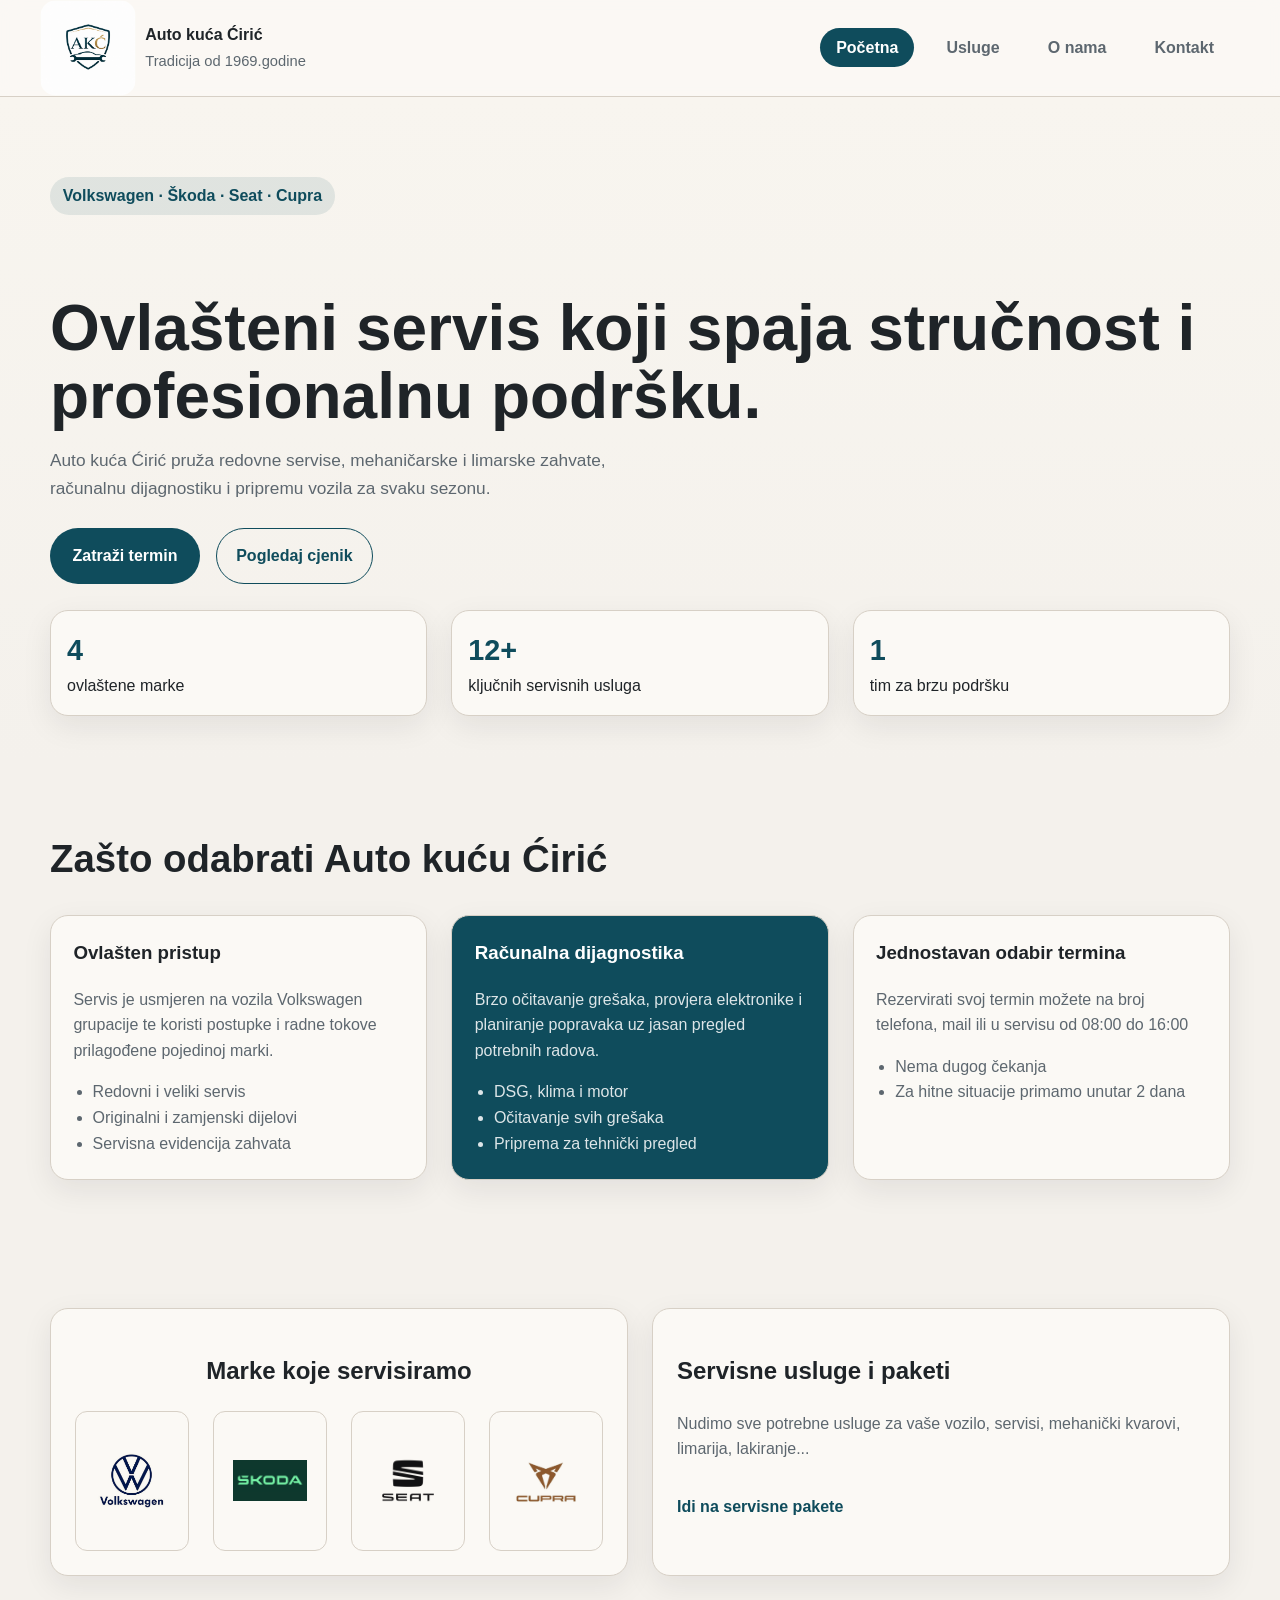
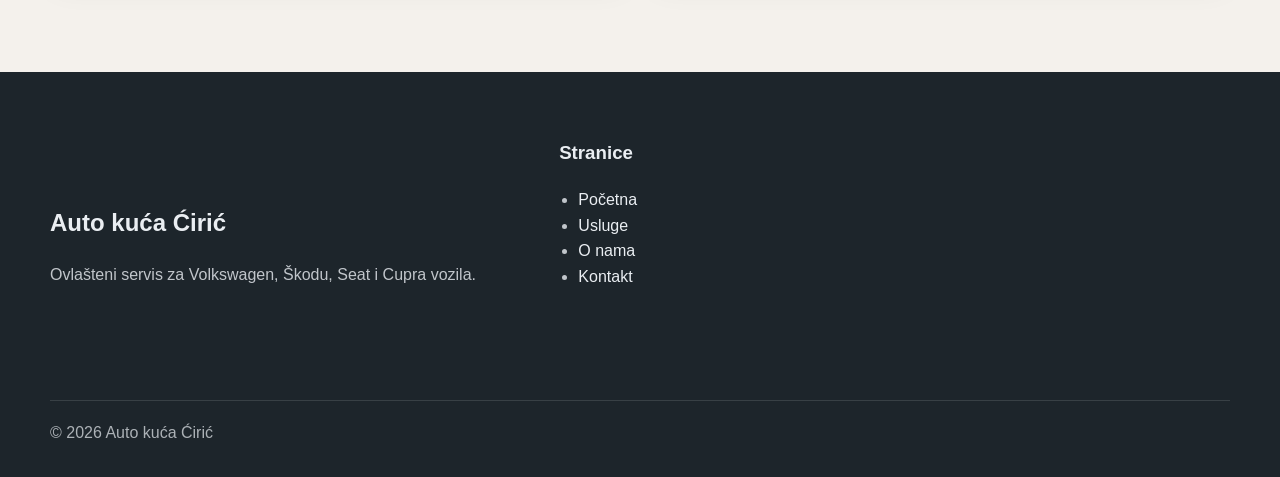
<file: index.html>
<!DOCTYPE html>
<html lang="hr">
<head>
  <meta charset="UTF-8">
  <meta name="viewport" content="width=device-width, initial-scale=1.0">
  <title>Auto kuća Ćirić | Ovlašteni servis</title>
  <link rel="stylesheet" href="css/style.css">
  <style>
    .site-logo {
      width: 76px;
      height: 76px;
      object-fit: contain;
      display: block;
      border-radius: 12px;
      flex: 0 0 76px;
      transform: scale(1.25);
      transform-origin: center;
    }

    .topbar {
      min-height: 96px;
    }

    .logo-wrap {
      gap: 1.2rem;
    }
  </style>
  <style>
    .brand-panel {
      text-align: center;
    }

    .brand-panel .brand-grid {
      justify-items: center;
      align-items: center;
    }

    .brand-badge {
      width: 100%;
      min-height: 140px;
      display: grid;
      place-items: center;
      padding: 1.2rem;
    }

    .brand-logo {
      width: 100%;
      max-width: 150px;
      height: 85px;
      object-fit: contain;
      margin: 0 auto;
      mix-blend-mode: multiply;
    }

    .brand-logo--wide {
      max-width: 170px;
    }

    .hero .hero-grid {
      grid-template-columns: 1fr;
      align-items: center;
      justify-content: center;
      column-gap: clamp(2rem, 6vw, 4rem);
    }

    .hero-copy {
      justify-self: center;
      width: 100%;
    }

    @media (max-width: 900px) {
      .hero .hero-grid {
        grid-template-columns: 1fr;
        text-align: center;
      }

      .hero-actions,
      .stats {
        justify-content: center;
      }
    }
  </style>
</head>
<body>
  <a class="skip-link" href="#glavni-sadrzaj">Preskoči na sadržaj</a>
  <header class="site-header">
    <div class="container topbar">
      <div class="logo-wrap">
        <img class="site-logo" src="pictures/Logo.png" alt="Logo Auto kuća Ćirić" width="76" height="76">
        <div class="brand">
          <strong>Auto kuća Ćirić</strong>
          <span>Tradicija od 1969.godine</span>
        </div>
      </div>
      <button class="nav-toggle" aria-expanded="false" aria-label="Otvori izbornik">Izbornik</button>
      <nav class="main-nav" aria-label="Glavna navigacija">
        <ul>
          <li><a class="active" href="index.html">Početna</a></li>
          <li><a href="usluge.html">Usluge</a></li>
          <li><a href="onama.html">O nama</a></li>
          <li><a href="kontakt.html">Kontakt</a></li>
        </ul>
      </nav>
    </div>
  </header>

  <main id="glavni-sadrzaj">
    <section class="hero">
      <div class="container hero-grid">
        <article class="hero-copy">
          <span class="eyebrow">Volkswagen · Škoda · Seat · Cupra</span>
          <h1>Ovlašteni servis koji spaja stručnost i profesionalnu podršku.</h1>
          <p class="lead">Auto kuća Ćirić pruža redovne servise, mehaničarske i limarske zahvate, računalnu dijagnostiku i pripremu vozila za svaku sezonu. </p>
          <div class="hero-actions">
            <a class="btn btn-primary" href="kontakt.html">Zatraži termin</a>
            <a class="btn btn-secondary" href="usluge.html#cjenik">Pogledaj cjenik</a>
          </div>
          <div class="stats">
            <section class="card">
              <strong>4</strong>
              <span>ovlaštene marke</span>
            </section>
            <section class="card">
              <strong>12+</strong>
              <span>ključnih servisnih usluga</span>
            </section>
            <section class="card">
              <strong>1</strong>
              <span>tim za brzu podršku</span>
            </section>
          </div>
        </article>
      </div>
    </section>

    <section>
      <div class="container">
        <div class="section-head">
          <h2>Zašto odabrati Auto kuću Ćirić</h2>
        </div>
        <div class="cards">
          <article class="card">
            <h3>Ovlašten pristup</h3>
            <p>Servis je usmjeren na vozila Volkswagen grupacije te koristi postupke i radne tokove prilagođene pojedinoj marki.</p>
            <ul>
              <li>Redovni i veliki servis</li>
              <li>Originalni i zamjenski dijelovi</li>
              <li>Servisna evidencija zahvata</li>
            </ul>
          </article>
          <article class="card highlight">
            <h3>Računalna dijagnostika</h3>
            <p>Brzo očitavanje grešaka, provjera elektronike i planiranje popravaka uz jasan pregled potrebnih radova.</p>
            <ul>
              <li>DSG, klima i motor</li>
              <li>Očitavanje svih grešaka</li>
              <li>Priprema za tehnički pregled</li>
            </ul>
          </article>
          <article class="card">
            <h3>Jednostavan odabir termina</h3>
            <p>Rezervirati svoj termin možete na broj telefona, mail ili u servisu od 08:00 do 16:00</p>
            <ul>
              <li>Nema dugog čekanja</li>
              <li>Za hitne situacije primamo unutar 2 dana</li>
            </ul>
          </article>
        </div>
      </div>
    </section>

    <section>
      <div class="container two-col">
        <article class="info-box brand-panel">
          <h2>Marke koje servisiramo</h2>
          <div class="brand-grid">
            <div class="brand-badge">
              <img class="brand-logo" src="pictures/Volkswagen.jpg" alt="Volkswagen logo" loading="lazy">
            </div>
            <div class="brand-badge">
              <img class="brand-logo brand-logo--wide" src="pictures/Skoda.png" alt="Škoda logo" loading="lazy">
            </div>
            <div class="brand-badge">
              <img class="brand-logo brand-logo--wide" src="pictures/Seat.jpg" alt="Seat logo" loading="lazy">
            </div>
            <div class="brand-badge">
              <img class="brand-logo" src="pictures/Cupra.jpg" alt="Cupra logo" loading="lazy">
            </div>
          </div>
        </article>
        <aside class="info-box">
          <h2>Servisne usluge i paketi</h2>
          <p>Nudimo sve potrebne usluge za vaše vozilo, servisi, mehanički kvarovi, limarija, lakiranje...</p>
          <a class="small-anchor" href="usluge.html#servisni-paketi">Idi na servisne pakete</a>
        </aside>
      </div>
    </section>
  </main>

  <footer class="site-footer">
    <div class="container footer-grid footer-grid--clean">
      <section>
        <h2>Auto kuća Ćirić</h2>
        <p>Ovlašteni servis za Volkswagen, Škodu, Seat i Cupra vozila.</p>
      </section>
      <nav aria-label="Podnožje navigacija">
        <h3>Stranice</h3>
        <ul>
          <li><a href="index.html">Početna</a></li>
          <li><a href="usluge.html">Usluge</a></li>
          <li><a href="onama.html">O nama</a></li>
          <li><a href="kontakt.html">Kontakt</a></li>
        </ul>
      </nav>
    </div>
    <div class="container copyright">© 2026 Auto kuća Ćirić</div>
  </footer>
</body>
</html>
</file>
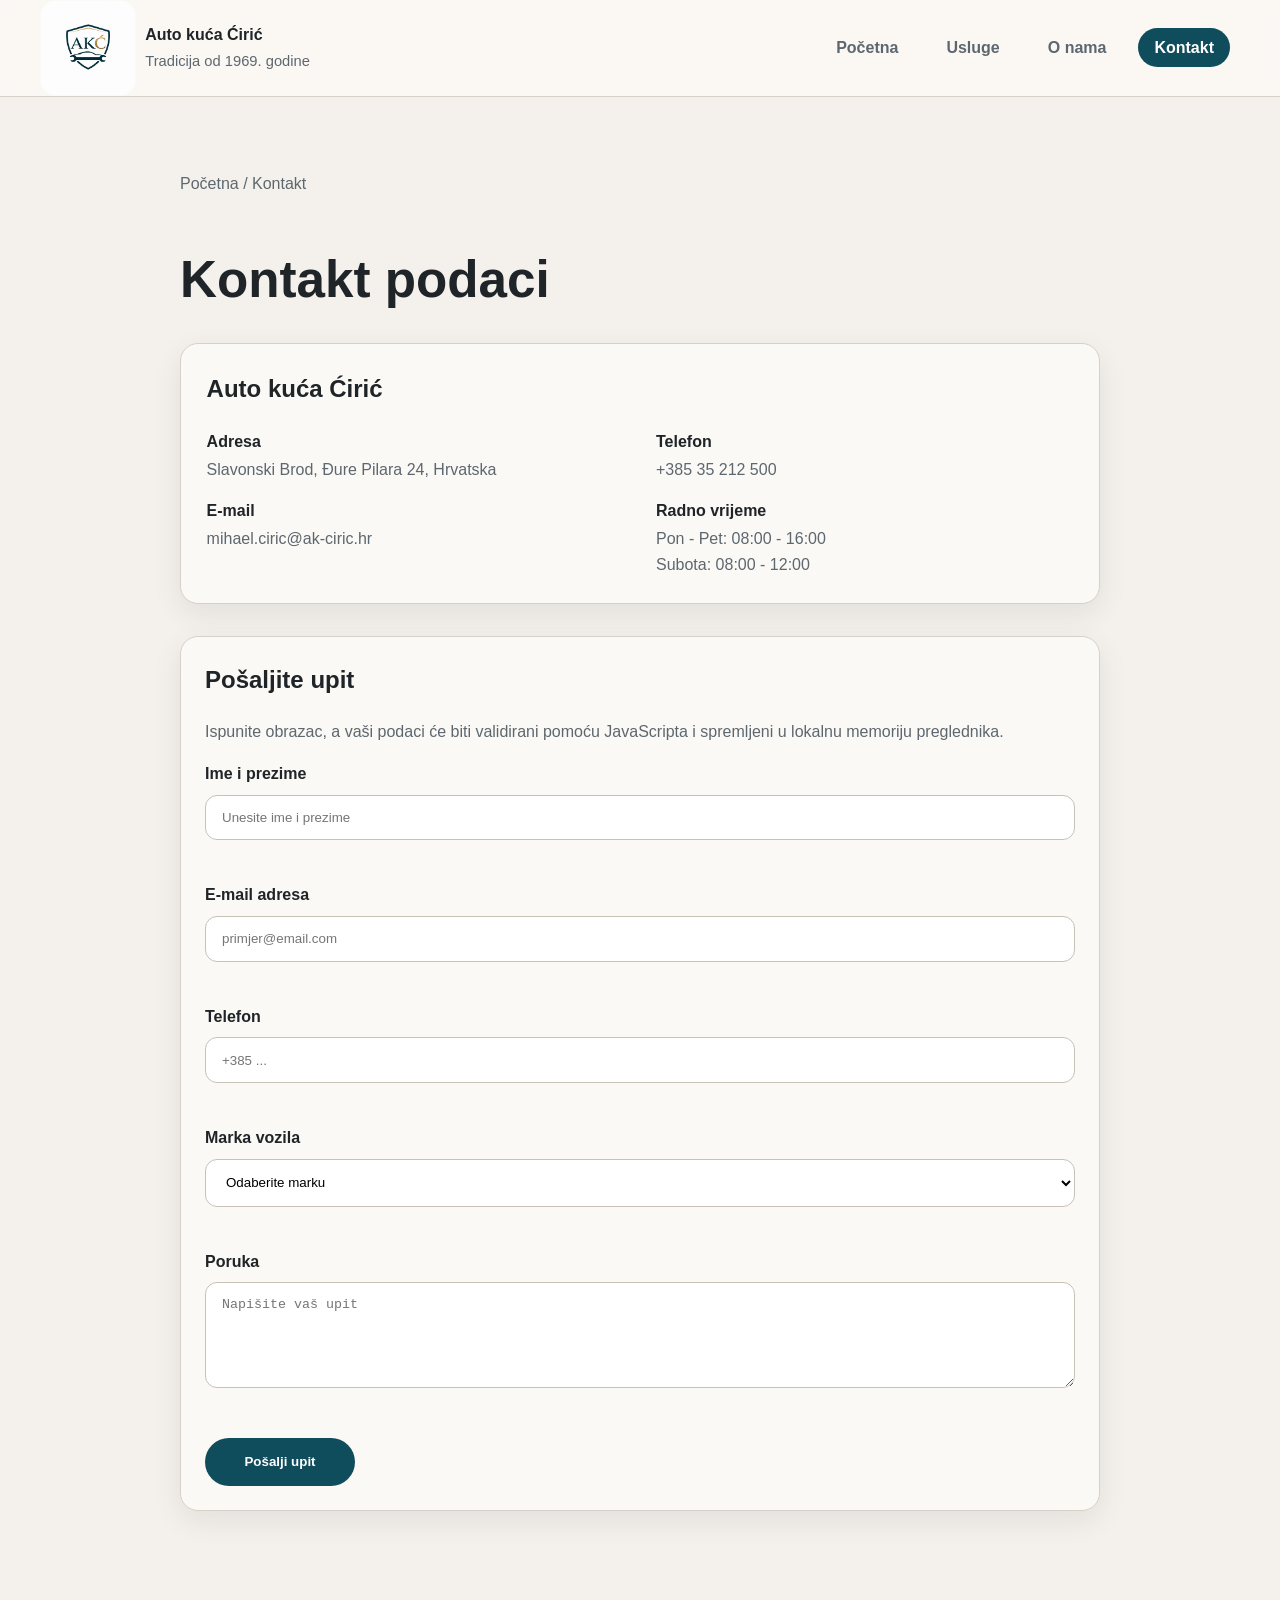
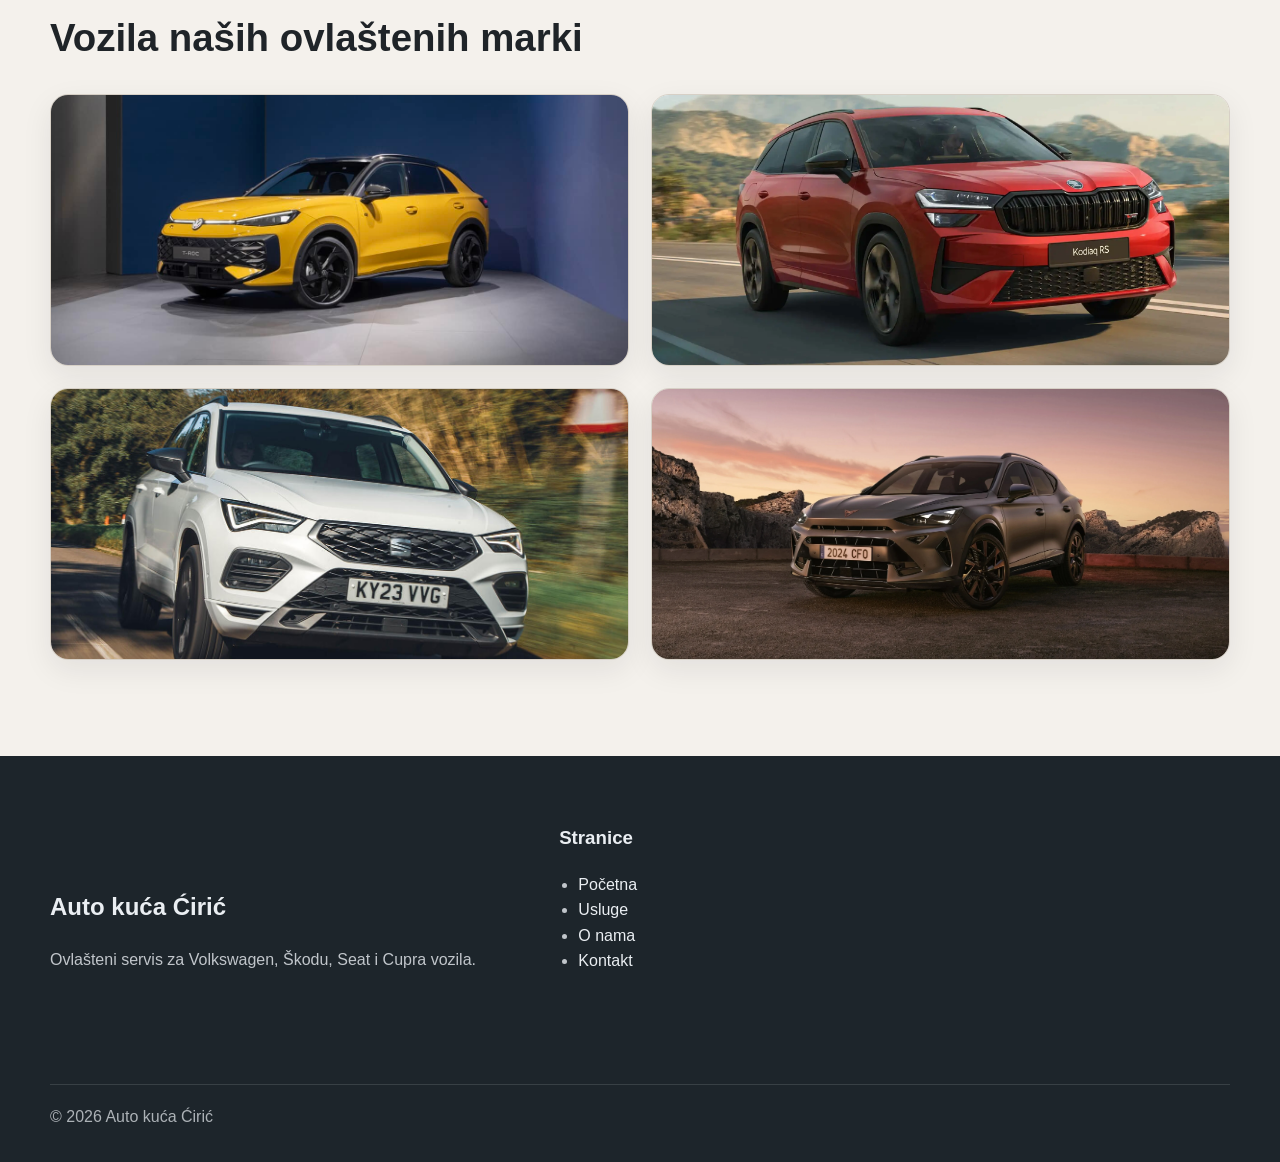
<file: kontakt.html>
<!DOCTYPE html>
<html lang="hr">
<head>
  <meta charset="UTF-8">
  <meta name="viewport" content="width=device-width, initial-scale=1.0">
  <title>Kontakt | Auto kuća Ćirić</title>
  <link rel="stylesheet" href="css/style.css">
  <style>
    .site-logo {
      width: 76px;
      height: 76px;
      object-fit: contain;
      display: block;
      border-radius: 12px;
      flex: 0 0 76px;
      transform: scale(1.25);
      transform-origin: center;
    }

    .topbar {
      min-height: 96px;
    }

    .logo-wrap {
      gap: 1.2rem;
    }

    .contact-start {
      max-width: 920px;
      margin: 0 auto;
    }

    .contact-main-card {
      margin-top: 1.4rem;
      display: grid;
      grid-template-columns: repeat(2, minmax(0, 1fr));
      gap: 1rem 2rem;
      padding: 1.6rem;
    }

    .contact-main-card h2 {
      grid-column: 1 / -1;
      margin: 0 0 0.3rem;
    }

    .contact-main-card p {
      margin: 0;
      color: var(--muted);
    }

    .contact-main-card strong {
      color: var(--text);
      display: block;
      margin-bottom: 0.15rem;
    }

    .contact-form-wrap {
      margin-top: 2rem;
      max-width: 920px;
      margin-left: auto;
      margin-right: auto;
    }

    .form-panel h2 {
      margin-top: 0;
    }

    .form-panel .btn {
      margin-top: 0.5rem;
    }

    .vehicle-gallery {
      display: grid;
      grid-template-columns: repeat(2, minmax(0, 1fr));
      gap: 1.4rem;
    }

    .vehicle-card {
      overflow: hidden;
      background: var(--surface);
      border: 1px solid var(--line);
      border-radius: var(--radius);
      box-shadow: var(--shadow);
      margin: 0;
    }

    .vehicle-card img {
      width: 100%;
      height: 270px;
      object-fit: cover;
    }

    @media (max-width: 900px) {
      .contact-main-card,
      .vehicle-gallery {
        grid-template-columns: 1fr;
      }

      .contact-main-card {
        text-align: left;
      }

      .vehicle-card img {
        height: 220px;
      }
    }
  </style>
</head>
<body>
  <a class="skip-link" href="#glavni-sadrzaj">Preskoči na sadržaj</a>

  <header class="site-header">
    <div class="container topbar">
      <div class="logo-wrap">
        <img class="site-logo" src="pictures/Logo.png" alt="Logo Auto kuća Ćirić" width="76" height="76">
        <div class="brand">
          <strong>Auto kuća Ćirić</strong>
          <span>Tradicija od 1969. godine</span>
        </div>
      </div>

      <button class="nav-toggle" aria-expanded="false" aria-label="Otvori izbornik">Izbornik</button>

      <nav class="main-nav" aria-label="Glavna navigacija">
        <ul>
          <li><a href="index.html">Početna</a></li>
          <li><a href="usluge.html">Usluge</a></li>
          <li><a href="onama.html">O nama</a></li>
          <li><a class="active" href="kontakt.html">Kontakt</a></li>
        </ul>
      </nav>
    </div>
  </header>

  <main id="glavni-sadrzaj">
    <section class="page-hero">
      <div class="container contact-start">
        <p class="breadcrumbs">Početna / Kontakt</p>
        <h1>Kontakt podaci</h1>

        <div class="contact-main-card info-box">
          <h2>Auto kuća Ćirić</h2>

          <p>
            <strong>Adresa</strong>
            Slavonski Brod, Đure Pilara 24, Hrvatska
          </p>

          <p>
            <strong>Telefon</strong>
            +385 35 212 500
          </p>

          <p>
            <strong>E-mail</strong>
            mihael.ciric@ak-ciric.hr
          </p>

          <p>
            <strong>Radno vrijeme</strong>
            Pon - Pet: 08:00 - 16:00<br>
            Subota: 08:00 - 12:00
          </p>
        </div>

        <div class="contact-form-wrap">
          <div class="form-panel">
            <h2>Pošaljite upit</h2>
            <p>Ispunite obrazac, a vaši podaci će biti validirani pomoću JavaScripta i spremljeni u lokalnu memoriju preglednika.</p>

            <form id="kontakt-form" novalidate>
              <div class="form-row">
                <label for="ime">Ime i prezime</label>
                <input type="text" id="ime" name="ime" placeholder="Unesite ime i prezime">
                <span class="error-message" id="ime-error"></span>
              </div>

              <div class="form-row">
                <label for="email">E-mail adresa</label>
                <input type="email" id="email" name="email" placeholder="primjer@email.com">
                <span class="error-message" id="email-error"></span>
              </div>

              <div class="form-row">
                <label for="telefon">Telefon</label>
                <input type="text" id="telefon" name="telefon" placeholder="+385 ...">
                <span class="error-message" id="telefon-error"></span>
              </div>

              <div class="form-row">
                <label for="marka">Marka vozila</label>
                <select id="marka" name="marka">
                  <option value="">Odaberite marku</option>
                  <option value="Volkswagen">Volkswagen</option>
                  <option value="Škoda">Škoda</option>
                  <option value="SEAT">SEAT</option>
                  <option value="Cupra">Cupra</option>
                </select>
                <span class="error-message" id="marka-error"></span>
              </div>

              <div class="form-row">
                <label for="poruka">Poruka</label>
                <textarea id="poruka" name="poruka" rows="5" placeholder="Napišite vaš upit"></textarea>
                <span class="error-message" id="poruka-error"></span>
              </div>

              <button type="submit" class="btn btn-primary">Pošalji upit</button>
              <div id="form-feedback" class="form-feedback" aria-live="polite"></div>
            </form>
          </div>
        </div>
      </div>
    </section>

    <section>
      <div class="container">
        <div class="section-head">
          <h2>Vozila naših ovlaštenih marki</h2>
        </div>

        <div class="vehicle-gallery">
          <figure class="vehicle-card">
            <img src="pictures/VW-T-ROC.jpeg" alt="Volkswagen T-Roc" loading="lazy">
          </figure>

          <figure class="vehicle-card">
            <img src="pictures/2025-skoda-kodiaq-rs.webp" alt="Škoda Kodiaq RS" loading="lazy">
          </figure>

          <figure class="vehicle-card">
            <img src="pictures/seat-ateca.jpg" alt="Seat Ateca" loading="lazy">
          </figure>

          <figure class="vehicle-card">
            <img src="pictures/2025-cupra-formentor.webp" alt="Cupra Formentor" loading="lazy">
          </figure>
        </div>
      </div>
    </section>
  </main>

  <footer class="site-footer">
    <div class="container footer-grid footer-grid--clean">
      <section>
        <h2>Auto kuća Ćirić</h2>
        <p>Ovlašteni servis za Volkswagen, Škodu, Seat i Cupra vozila.</p>
      </section>

      <nav aria-label="Podnožje navigacija">
        <h3>Stranice</h3>
        <ul>
          <li><a href="index.html">Početna</a></li>
          <li><a href="usluge.html">Usluge</a></li>
          <li><a href="onama.html">O nama</a></li>
          <li><a href="kontakt.html">Kontakt</a></li>
        </ul>
      </nav>
    </div>

    <div class="container copyright">© 2026 Auto kuća Ćirić</div>
  </footer>

  <script src="js/script.js"></script>
</body>
</html>
</file>
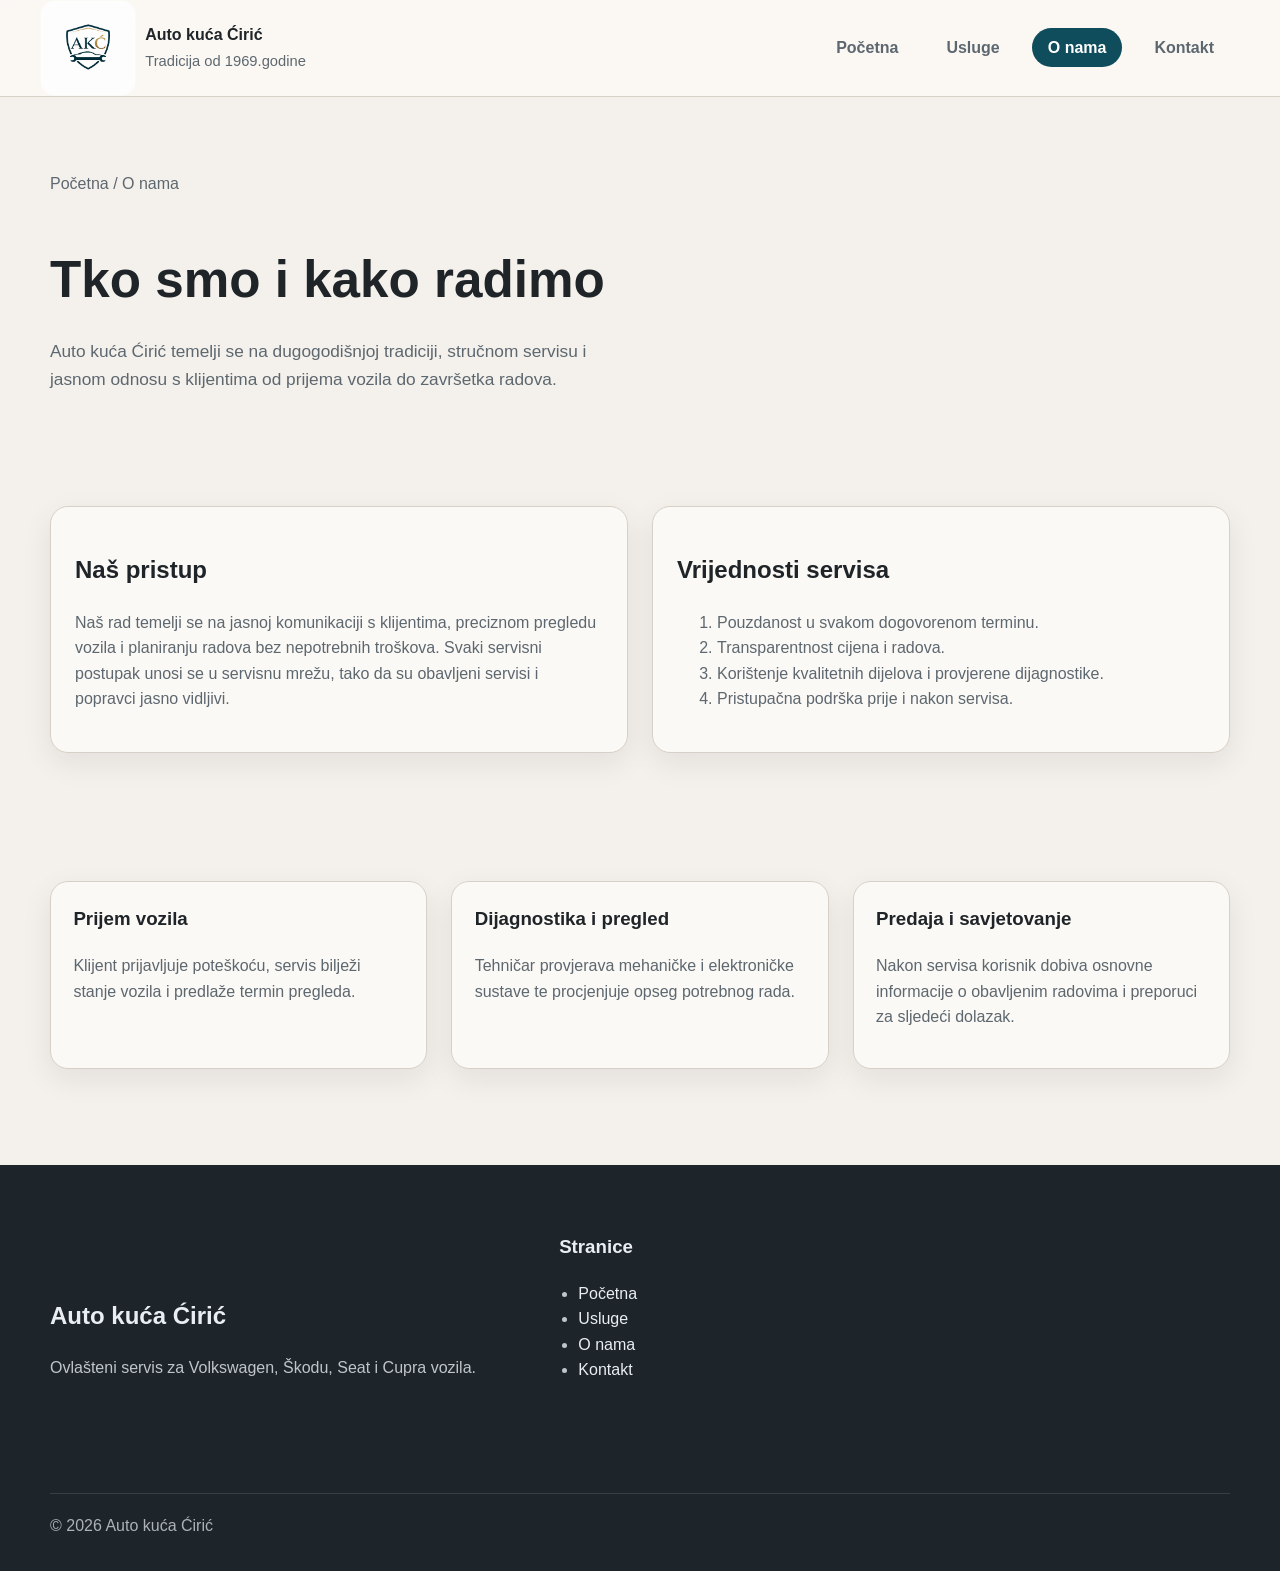
<file: onama.html>
<!DOCTYPE html>
<html lang="hr">
<head>
  <meta charset="UTF-8">
  <meta name="viewport" content="width=device-width, initial-scale=1.0">
  <title>O nama | Auto kuća Ćirić</title>
  <link rel="stylesheet" href="css/style.css">
  <style>
    .site-logo {
      width: 76px;
      height: 76px;
      object-fit: contain;
      display: block;
      border-radius: 12px;
      flex: 0 0 76px;
      transform: scale(1.25);
      transform-origin: center;
    }

    .topbar {
      min-height: 96px;
    }

    .logo-wrap {
      gap: 1.2rem;
    }
  </style>
  
  
</head>
<body>
  <a class="skip-link" href="#glavni-sadrzaj">Preskoči na sadržaj</a>
  <header class="site-header">
    <div class="container topbar">
      <div class="logo-wrap">
        <img class="site-logo" src="pictures/Logo.png" alt="Logo Auto kuća Ćirić" width="76" height="76">
        <div class="brand">
          <strong>Auto kuća Ćirić</strong>
          <span>Tradicija od 1969.godine</span>
        </div>
      </div>
      <button class="nav-toggle" aria-expanded="false" aria-label="Otvori izbornik">Izbornik</button>
      <nav class="main-nav" aria-label="Glavna navigacija">
        <ul>
          <li><a href="index.html">Početna</a></li>
          <li><a href="usluge.html">Usluge</a></li>
          <li><a class="active" href="onama.html">O nama</a></li>
          <li><a href="kontakt.html">Kontakt</a></li>
        </ul>
      </nav>
    </div>
  </header>

  <main id="glavni-sadrzaj">
    <section class="page-hero">
      <div class="container">
        <p class="breadcrumbs">Početna / O nama</p>
        <h1>Tko smo i kako radimo</h1>
        <p class="lead">Auto kuća Ćirić temelji se na dugogodišnjoj tradiciji, stručnom servisu i jasnom odnosu s klijentima od prijema vozila do završetka radova.</p>
      </div>
    </section>

    <section>
      <div class="container about-layout">
        <article class="info-box">
          <h2>Naš pristup</h2>
          <p>Naš rad temelji se na jasnoj komunikaciji s klijentima, preciznom pregledu vozila i planiranju radova bez nepotrebnih troškova. Svaki servisni postupak unosi se u servisnu mrežu, tako da su obavljeni servisi i popravci jasno vidljivi.</p>
        </article>
        <aside class="info-box">
          <h2>Vrijednosti servisa</h2>
          <ol>
            <li>Pouzdanost u svakom dogovorenom terminu.</li>
            <li>Transparentnost cijena i radova.</li>
            <li>Korištenje kvalitetnih dijelova i provjerene dijagnostike.</li>
            <li>Pristupačna podrška prije i nakon servisa.</li>
          </ol>
        </aside>
      </div>
    </section>

    <section>
      <div class="container cards">
        <article class="card">
          <h3>Prijem vozila</h3>
          <p>Klijent prijavljuje poteškoću, servis bilježi stanje vozila i predlaže termin pregleda.</p>
        </article>
        <article class="card">
          <h3>Dijagnostika i pregled</h3>
          <p>Tehničar provjerava mehaničke i elektroničke sustave te procjenjuje opseg potrebnog rada.</p>
        </article>
        <article class="card">
          <h3>Predaja i savjetovanje</h3>
          <p>Nakon servisa korisnik dobiva osnovne informacije o obavljenim radovima i preporuci za sljedeći dolazak.</p>
        </article>
      </div>
    </section>
  </main>

  <footer class="site-footer">
    <div class="container footer-grid footer-grid--clean">
      <section>
        <h2>Auto kuća Ćirić</h2>
        <p>Ovlašteni servis za Volkswagen, Škodu, Seat i Cupra vozila.</p>
      </section>
      <nav aria-label="Podnožje navigacija">
        <h3>Stranice</h3>
        <ul>
          <li><a href="index.html">Početna</a></li>
          <li><a href="usluge.html">Usluge</a></li>
          <li><a href="onama.html">O nama</a></li>
          <li><a href="kontakt.html">Kontakt</a></li>
        </ul>
      </nav>
    </div>
    <div class="container copyright">© 2026 Auto kuća Ćirić</div>
  </footer>
</body>
</html>
</file>
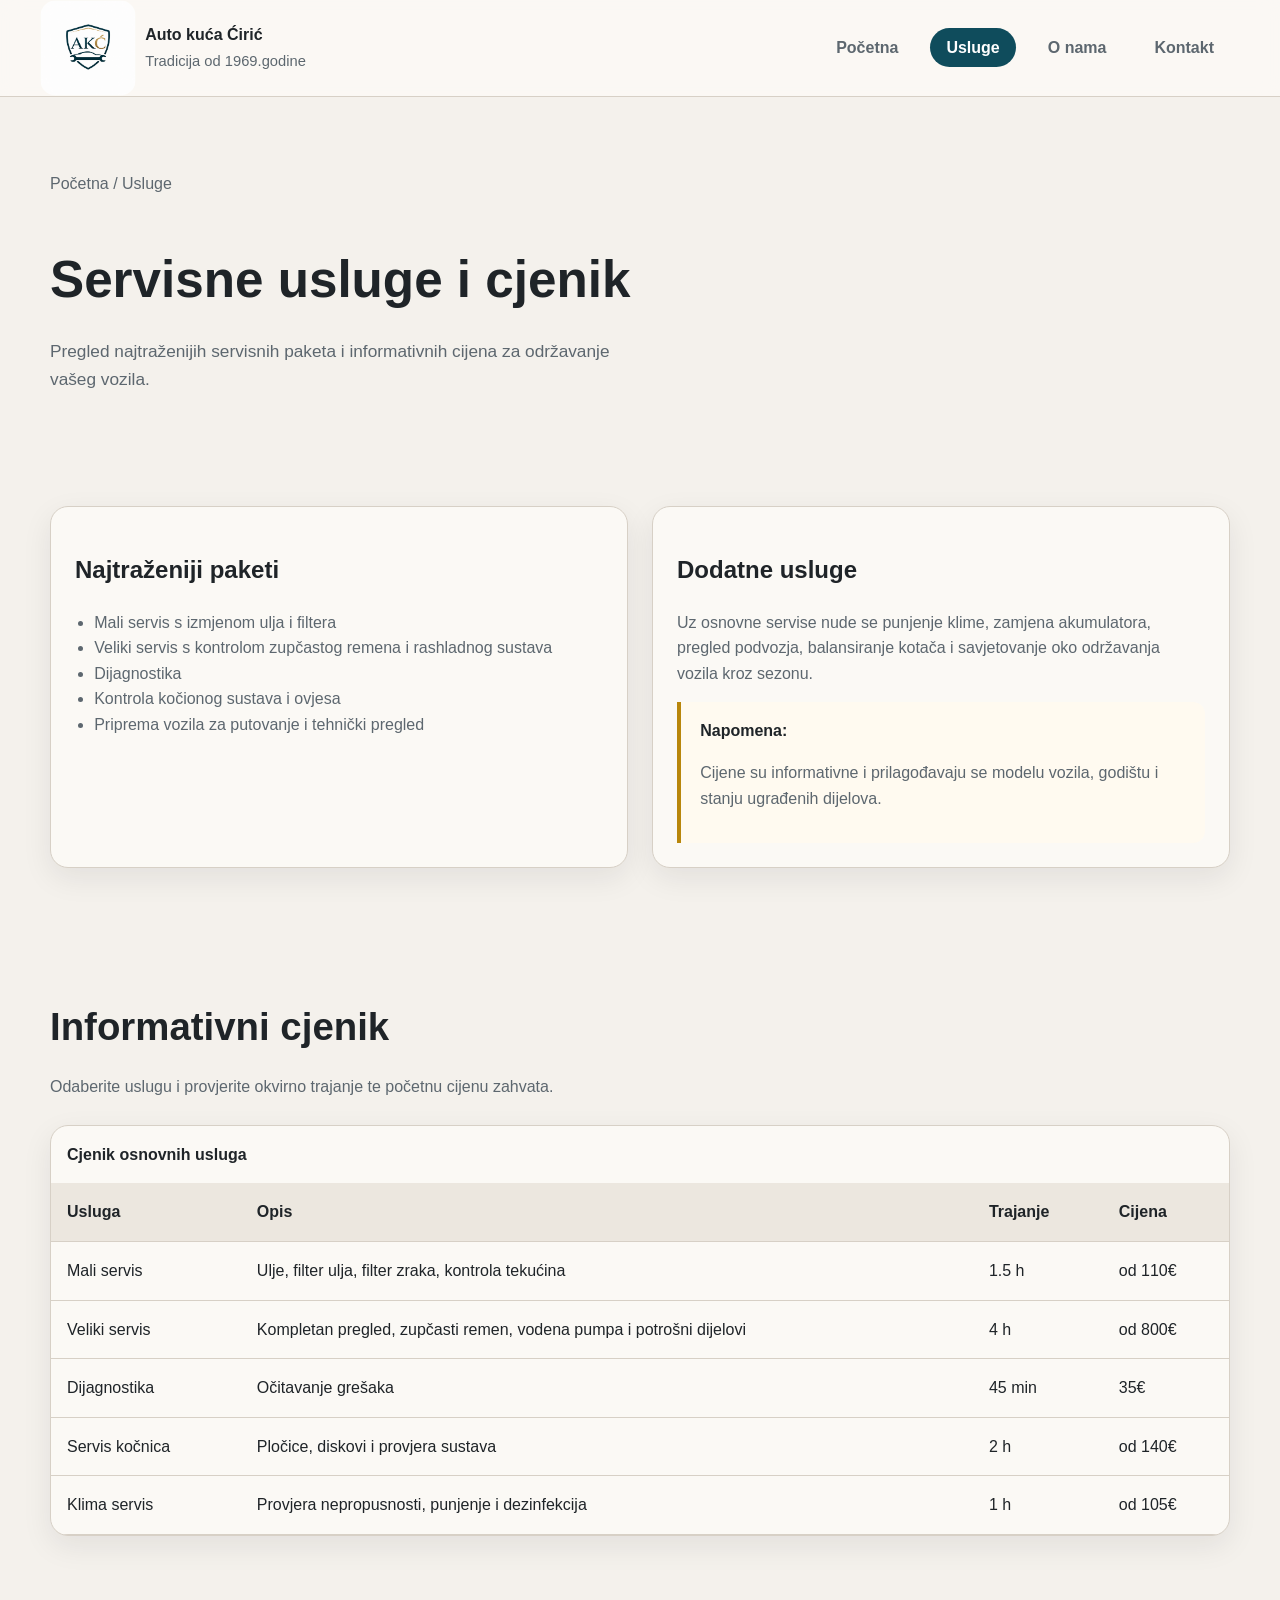
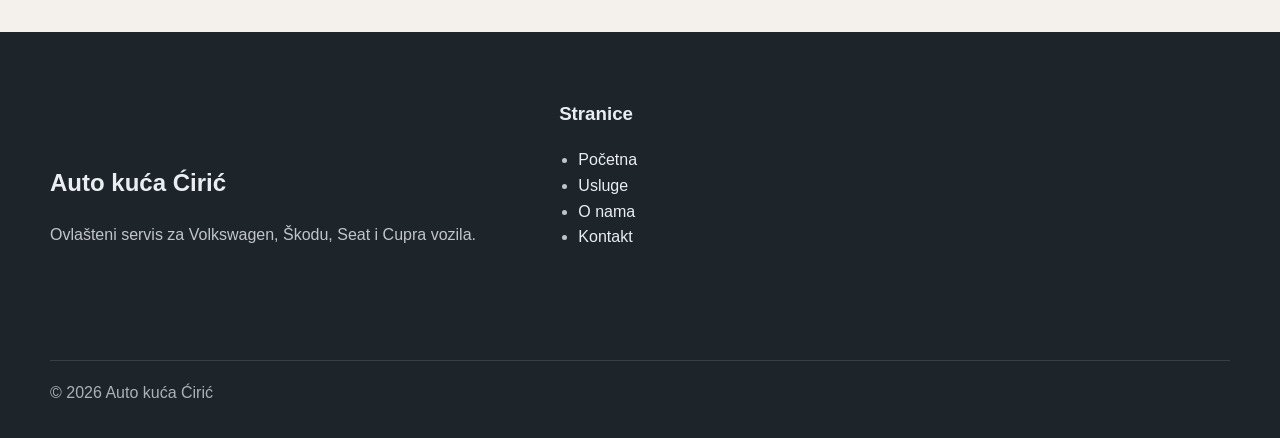
<file: usluge.html>
<!DOCTYPE html>
<html lang="hr">
<head>
  <meta charset="UTF-8">
  <meta name="viewport" content="width=device-width, initial-scale=1.0">
  <title>Usluge | Auto kuća Ćirić</title>
  <link rel="stylesheet" href="css/style.css">
  <style>
    .site-logo {
      width: 76px;
      height: 76px;
      object-fit: contain;
      display: block;
      border-radius: 12px;
      flex: 0 0 76px;
      transform: scale(1.25);
      transform-origin: center;
    }

    .topbar {
      min-height: 96px;
    }

    .logo-wrap {
      gap: 1.2rem;
    }
  </style>
  
  
</head>
<body>
  <a class="skip-link" href="#glavni-sadrzaj">Preskoči na sadržaj</a>
  <header class="site-header">
    <div class="container topbar">
      <div class="logo-wrap">
        <img class="site-logo" src="pictures/Logo.png" alt="Logo Auto kuća Ćirić" width="76" height="76">
        <div class="brand">
          <strong>Auto kuća Ćirić</strong>
          <span>Tradicija od 1969.godine</span>
        </div>
      </div>
      <button class="nav-toggle" aria-expanded="false" aria-label="Otvori izbornik">Izbornik</button>
      <nav class="main-nav" aria-label="Glavna navigacija">
        <ul>
          <li><a href="index.html">Početna</a></li>
          <li><a class="active" href="usluge.html">Usluge</a></li>
          <li><a href="onama.html">O nama</a></li>
          <li><a href="kontakt.html">Kontakt</a></li>
        </ul>
      </nav>
    </div>
  </header>

  <main id="glavni-sadrzaj">
    <section class="page-hero">
      <div class="container">
        <p class="breadcrumbs">Početna / Usluge</p>
        <h1>Servisne usluge i cjenik</h1>
        <p class="lead">Pregled najtraženijih servisnih paketa i informativnih cijena za održavanje vašeg vozila.</p>
      </div>
    </section>

    <section id="servisni-paketi">
      <div class="container service-layout">
        <article class="info-box">
          <h2>Najtraženiji paketi</h2>
          <ul>
            <li>Mali servis s izmjenom ulja i filtera</li>
            <li>Veliki servis s kontrolom zupčastog remena i rashladnog sustava</li>
            <li>Dijagnostika</li>
            <li>Kontrola kočionog sustava i ovjesa</li>
            <li>Priprema vozila za putovanje i tehnički pregled</li>
          </ul>
        </article>
        <aside class="info-box">
          <h2>Dodatne usluge</h2>
          <p>Uz osnovne servise nude se punjenje klime, zamjena akumulatora, pregled podvozja, balansiranje kotača i savjetovanje oko održavanja vozila kroz sezonu.</p>
          <div class="notice">
            <strong>Napomena:</strong>
            <p>Cijene su informativne i prilagođavaju se modelu vozila, godištu i stanju ugrađenih dijelova.</p>
          </div>
        </aside>
      </div>
    </section>

    <section id="cjenik">
      <div class="container">
        <div class="section-head">
          <h2>Informativni cjenik</h2>
          <p>Odaberite uslugu i provjerite okvirno trajanje te početnu cijenu zahvata.</p>
        </div>
        <div class="table-wrap">
          <table>
            <caption>Cjenik osnovnih usluga</caption>
            <thead>
              <tr>
                <th>Usluga</th>
                <th>Opis</th>
                <th>Trajanje</th>
                <th>Cijena</th>
              </tr>
            </thead>
            <tbody>
              <tr>
                <td>Mali servis</td>
                <td>Ulje, filter ulja, filter zraka, kontrola tekućina</td>
                <td>1.5 h</td>
                <td>od 110€</td>
              </tr>
              <tr>
                <td>Veliki servis</td>
                <td>Kompletan pregled, zupčasti remen, vodena pumpa i potrošni dijelovi</td>
                <td>4 h</td>
                <td>od 800€</td>
              </tr>
              <tr>
                <td>Dijagnostika</td>
                <td>Očitavanje grešaka</td>
                <td>45 min</td>
                <td>35€</td>
              </tr>
              <tr>
                <td>Servis kočnica</td>
                <td>Pločice, diskovi i provjera sustava</td>
                <td>2 h</td>
                <td>od 140€</td>
              </tr>
              <tr>
                <td>Klima servis</td>
                <td>Provjera nepropusnosti, punjenje i dezinfekcija</td>
                <td>1 h</td>
                <td>od 105€</td>
              </tr>
            </tbody>
          </table>
        </div>
      </div>
    </section>
  </main>

  <footer class="site-footer">
    <div class="container footer-grid footer-grid--clean">
      <section>
        <h2>Auto kuća Ćirić</h2>
        <p>Ovlašteni servis za Volkswagen, Škodu, Seat i Cupra vozila.</p>
      </section>
      <nav aria-label="Podnožje navigacija">
        <h3>Stranice</h3>
        <ul>
          <li><a href="index.html">Početna</a></li>
          <li><a href="usluge.html">Usluge</a></li>
          <li><a href="onama.html">O nama</a></li>
          <li><a href="kontakt.html">Kontakt</a></li>
        </ul>
      </nav>
    </div>
    <div class="container copyright">© 2026 Auto kuća Ćirić</div>
  </footer>
</body>
</html>
</file>
<file: css/style.css>
:root {
  --bg: #f4f1ec;
  --surface: #fbf9f5;
  --surface-2: #ece7df;
  --text: #1f2428;
  --muted: #5d676f;
  --line: #d7d0c6;
  --primary: #0f4c5c;
  --primary-dark: #0a3844;
  --accent: #b8860b;
  --success: #3b7a57;
  --error: #a33a2b;
  --white: #ffffff;
  --shadow: 0 10px 30px rgba(20, 30, 40, 0.08);
  --radius: 18px;
  --radius-sm: 12px;
  --max: 1180px;
}

* { box-sizing: border-box; }
html { scroll-behavior: smooth; }

body {
  margin: 0;
  font-family: Arial, Helvetica, sans-serif;
  color: var(--text);
  background: var(--bg);
  line-height: 1.6;
}

img { max-width: 100%; display: block; }
a { color: inherit; text-decoration: none; }
ul { padding-left: 1.2rem; }

.container {
  width: min(100% - 2rem, var(--max));
  margin: 0 auto;
}

.skip-link {
  position: absolute;
  left: -999px;
  top: 0;
  background: var(--primary);
  color: var(--white);
  padding: 0.75rem 1rem;
  z-index: 1000;
}

.skip-link:focus {
  left: 1rem;
  top: 1rem;
}

.site-header {
  position: sticky;
  top: 0;
  z-index: 50;
  background: rgba(251, 249, 245, 0.92);
  backdrop-filter: blur(10px);
  border-bottom: 1px solid var(--line);
}

.topbar {
  display: flex;
  align-items: center;
  justify-content: space-between;
  gap: 1rem;
  min-height: 78px;
}

.logo-wrap {
  display: flex;
  align-items: center;
  gap: 0.9rem;
}

.logo-mark {
  width: 48px;
  height: 48px;
  border-radius: 14px;
  background: linear-gradient(135deg, var(--primary), var(--accent));
  display: grid;
  place-items: center;
  color: var(--white);
  font-weight: 700;
  box-shadow: var(--shadow);
}

.brand strong {
  display: block;
  font-size: 1rem;
}

.brand span {
  color: var(--muted);
  font-size: 0.92rem;
}

.nav-toggle {
  display: none;
  border: 1px solid var(--line);
  background: var(--surface);
  padding: 0.7rem 1rem;
  border-radius: 999px;
}

.main-nav ul {
  display: flex;
  gap: 1rem;
  list-style: none;
  padding: 0;
  margin: 0;
}

.main-nav a {
  padding: 0.7rem 1rem;
  border-radius: 999px;
  color: var(--muted);
  font-weight: 700;
}

.main-nav a:hover,
.main-nav a.active {
  background: var(--primary);
  color: var(--white);
}

.hero {
  padding: 5rem 0 3rem;
  background: linear-gradient(180deg, #f8f5ef 0%, #f4f1ec 100%);
}

.hero-grid,
.two-col,
.cards,
.contact-grid,
.footer-grid,
.stats,
.service-layout,
.about-layout,
.brand-grid {
  display: grid;
  gap: 1.5rem;
}

.hero-grid {
  grid-template-columns: 1fr;
}

.two-col,
.about-layout,
.service-layout,
.contact-grid {
  grid-template-columns: repeat(2, minmax(0, 1fr));
}

.hero-copy h1 {
  font-size: clamp(2.3rem, 5vw, 4.7rem);
  line-height: 1.05;
  margin-bottom: 1rem;
}

.eyebrow {
  display: inline-block;
  margin-bottom: 1rem;
  padding: 0.4rem 0.8rem;
  border-radius: 999px;
  background: rgba(15, 76, 92, 0.1);
  color: var(--primary);
  font-weight: 700;
}

.lead {
  font-size: 1.08rem;
  color: var(--muted);
  max-width: 60ch;
}

.hero-actions {
  display: flex;
  flex-wrap: wrap;
  gap: 1rem;
  margin: 1.6rem 0;
}

.btn {
  display: inline-flex;
  align-items: center;
  justify-content: center;
  min-width: 150px;
  min-height: 48px;
  padding: 0.9rem 1.2rem;
  border-radius: 999px;
  font-weight: 700;
  border: 1px solid transparent;
}

.btn-primary {
  background: var(--primary);
  color: var(--white);
}

.btn-primary:hover {
  background: var(--primary-dark);
}

.btn-secondary {
  background: transparent;
  color: var(--primary);
  border-color: var(--primary);
}

.card,
.info-box,
.table-wrap,
.form-panel,
.contact-card,
.map-panel,
.gallery-figure,
.pricing-note {
  background: var(--surface);
  border: 1px solid var(--line);
  border-radius: var(--radius);
  box-shadow: var(--shadow);
}

.stats {
  grid-template-columns: repeat(3, minmax(0, 1fr));
  margin-top: 1.5rem;
}

.stats .card {
  padding: 1rem;
}

.stats strong {
  display: block;
  font-size: 1.8rem;
  color: var(--primary);
}

section {
  padding: 4rem 0;
}

.section-head {
  margin-bottom: 1.6rem;
}

.section-head h2 {
  font-size: clamp(1.7rem, 3vw, 2.6rem);
  margin: 0 0 0.5rem;
}

.section-head p {
  color: var(--muted);
  max-width: 65ch;
}

.cards {
  grid-template-columns: repeat(3, minmax(0, 1fr));
}

.card {
  padding: 1.4rem;
}

.card h3 {
  margin-top: 0;
}

.card p,
.card li,
.info-box p,
.info-box li,
.contact-card p,
.form-panel p {
  color: var(--muted);
}

.card ul {
  margin: 0.8rem 0 0;
}

.highlight {
  background: var(--primary);
  color: var(--white);
}

.highlight p,
.highlight li {
  color: rgba(255,255,255,0.86);
}

.info-box {
  padding: 1.5rem;
}

.notice {
  padding: 1rem 1.2rem;
  border-left: 4px solid var(--accent);
  background: #fffaf0;
  border-radius: 0 var(--radius-sm) var(--radius-sm) 0;
}

.table-wrap {
  overflow-x: auto;
}

table {
  width: 100%;
  border-collapse: collapse;
}

caption {
  text-align: left;
  font-weight: 700;
  padding: 1rem;
}

th, td {
  padding: 1rem;
  border-bottom: 1px solid var(--line);
  text-align: left;
}

th {
  background: var(--surface-2);
}

tr:hover td {
  background: #f7f4ef;
}

.brand-grid {
  grid-template-columns: repeat(4, minmax(0, 1fr));
}

.brand-badge {
  padding: 1.2rem;
  border-radius: var(--radius-sm);
  text-align: center;
  background: var(--surface);
  border: 1px solid var(--line);
  font-weight: 700;
}

.brand-badge span {
  display: block;
  color: var(--muted);
  font-size: 0.95rem;
  font-weight: 400;
}

.gallery-figure {
  overflow: hidden;
}

.gallery-figure img {
  width: 100%;
  height: 100%;
  object-fit: cover;
}

.gallery-figure figcaption {
  padding: 1rem;
  color: var(--muted);
}

.map-panel iframe {
  width: 100%;
  min-height: 320px;
  border: 0;
  border-radius: var(--radius);
}

.form-panel {
  padding: 1.5rem;
}

.form-row {
  display: grid;
  gap: 0.5rem;
  margin-bottom: 1rem;
}

label {
  font-weight: 700;
}

input, select, textarea {
  width: 100%;
  padding: 0.9rem 1rem;
  border-radius: 12px;
  border: 1px solid #c8c1b6;
  background: var(--white);
}

input:focus, select:focus, textarea:focus {
  outline: 2px solid rgba(15, 76, 92, 0.2);
  border-color: var(--primary);
}

.error-message {
  min-height: 18px;
  color: var(--error);
  font-size: 0.9rem;
}

.form-feedback {
  margin-top: 1rem;
  padding: 1rem;
  border-radius: 14px;
  display: none;
}

.form-feedback.success {
  display: block;
  background: #e8f5ec;
  color: var(--success);
}

.form-feedback.error {
  display: block;
  background: #fdeceb;
  color: var(--error);
}

.subtle {
  color: var(--muted);
  font-size: 0.95rem;
}

.site-footer {
  background: #1d252b;
  color: #eaeef2;
  padding: 3rem 0 2rem;
  margin-top: 2rem;
}

.footer-grid {
  grid-template-columns: 1.5fr 1fr 1fr;
  align-items: start;
}

.site-footer a {
  color: #eaeef2;
}

.site-footer p,
.site-footer li {
  color: rgba(234, 238, 242, 0.8);
}

.socials {
  display: flex;
  gap: 0.8rem;
  flex-wrap: wrap;
}

.socials a {
  padding: 0.7rem 1rem;
  border: 1px solid rgba(255,255,255,0.16);
  border-radius: 999px;
}

.copyright {
  margin-top: 2rem;
  padding-top: 1.2rem;
  border-top: 1px solid rgba(255,255,255,0.12);
  color: rgba(234, 238, 242, 0.7);
}

.page-hero {
  padding: 3.6rem 0 2rem;
}

.page-hero h1 {
  font-size: clamp(2rem, 4vw, 3.5rem);
  margin-bottom: 0.7rem;
}

.breadcrumbs {
  color: var(--muted);
  margin-bottom: 1rem;
}

.small-anchor {
  display: inline-block;
  margin-top: 1rem;
  color: var(--primary);
  font-weight: 700;
}

@media (max-width: 900px) {
  .hero-grid,
  .two-col,
  .about-layout,
  .service-layout,
  .contact-grid,
  .footer-grid,
  .cards,
  .brand-grid,
  .stats {
    grid-template-columns: 1fr;
  }

  .nav-toggle {
    display: inline-flex;
  }

  .main-nav {
    position: absolute;
    left: 0;
    right: 0;
    top: 78px;
    background: var(--surface);
    border-bottom: 1px solid var(--line);
    padding: 1rem;
    display: none;
  }

  .main-nav.open {
    display: block;
  }

  .main-nav ul {
    flex-direction: column;
  }
}
</file>
